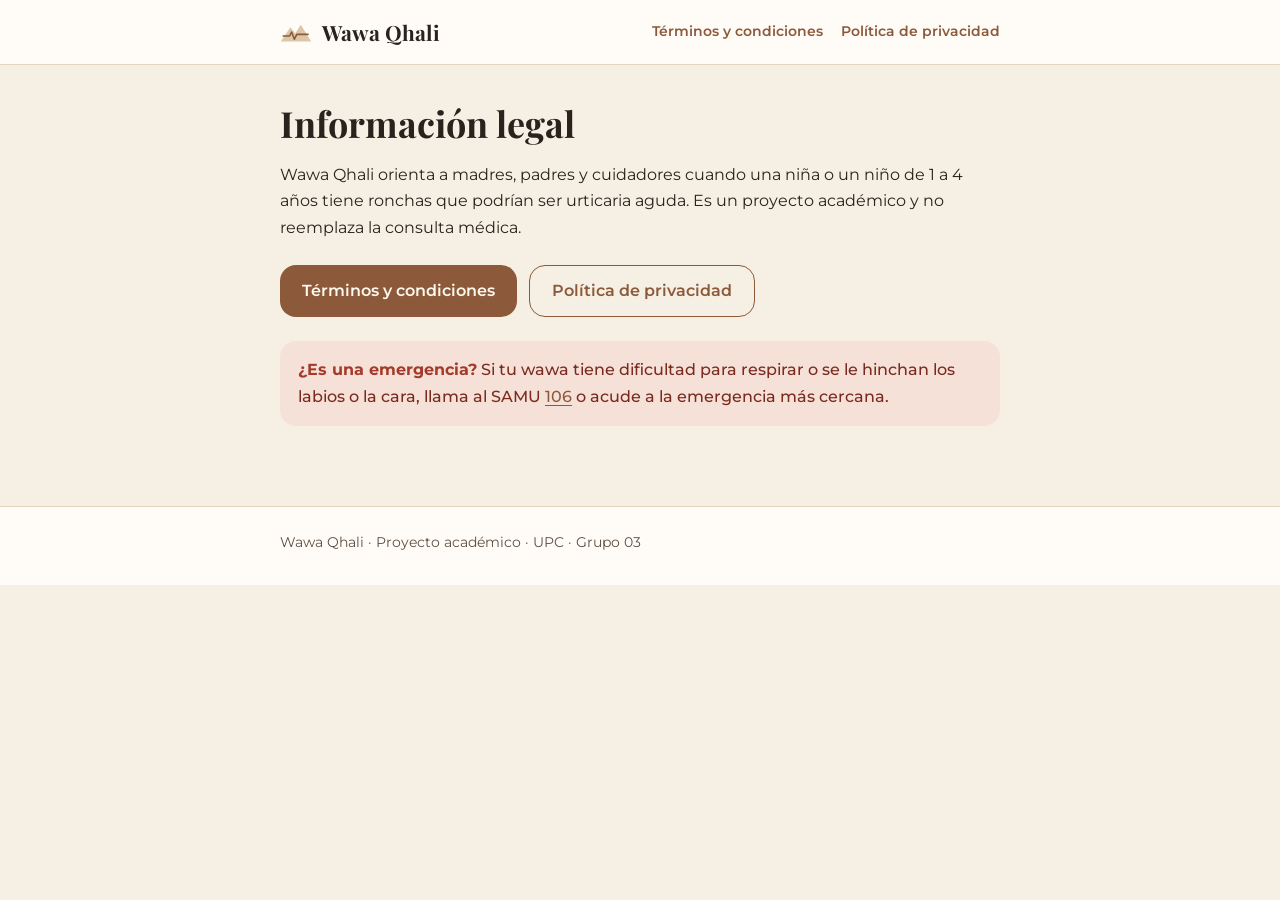
<file: index.html>
<!doctype html>
<html lang="es">
<head>
<meta charset="utf-8">
<meta name="viewport" content="width=device-width, initial-scale=1">
<title>Wawa Qhali · Información legal</title>
<meta name="description" content="Términos y condiciones y política de privacidad de Wawa Qhali.">
<link rel="icon" href="favicon.svg" type="image/svg+xml">
<link rel="preconnect" href="https://fonts.googleapis.com">
<link rel="preconnect" href="https://fonts.gstatic.com" crossorigin>
<link href="https://fonts.googleapis.com/css2?family=Montserrat:wght@400;500;600;700&family=Playfair+Display:wght@600;700&display=swap" rel="stylesheet">
<link rel="stylesheet" href="styles.css">
</head>
<body>
<header class="cabecera">
  <div class="cabecera__dentro">
    <a class="marca" href="./" aria-current="page"><img src="favicon.svg" width="32" height="32" alt="">Wawa Qhali</a>
    <nav aria-label="Documentos">
      <a href="terminos.html">Términos y condiciones</a>
      <a href="privacidad.html">Política de privacidad</a>
    </nav>
  </div>
</header>

<main>
  <h1>Información legal</h1>
  <p>Wawa Qhali orienta a madres, padres y cuidadores cuando una niña o un niño de 1 a 4 años tiene ronchas que podrían ser urticaria aguda. Es un proyecto académico y no reemplaza la consulta médica.</p>
  <div class="botones">
    <a class="boton" href="terminos.html">Términos y condiciones</a>
    <a class="boton boton--borde" href="privacidad.html">Política de privacidad</a>
  </div>
  <div class="aviso" role="note">
    <strong>¿Es una emergencia?</strong> Si tu wawa tiene dificultad para respirar o se le hinchan los labios o la cara, llama al SAMU <a href="tel:106">106</a> o acude a la emergencia más cercana.
  </div>
</main>

<footer class="pie">
  <div class="pie__dentro">
    <p>Wawa Qhali · Proyecto académico · UPC · Grupo 03</p>
  </div>
</footer>
</body>
</html>
</file>
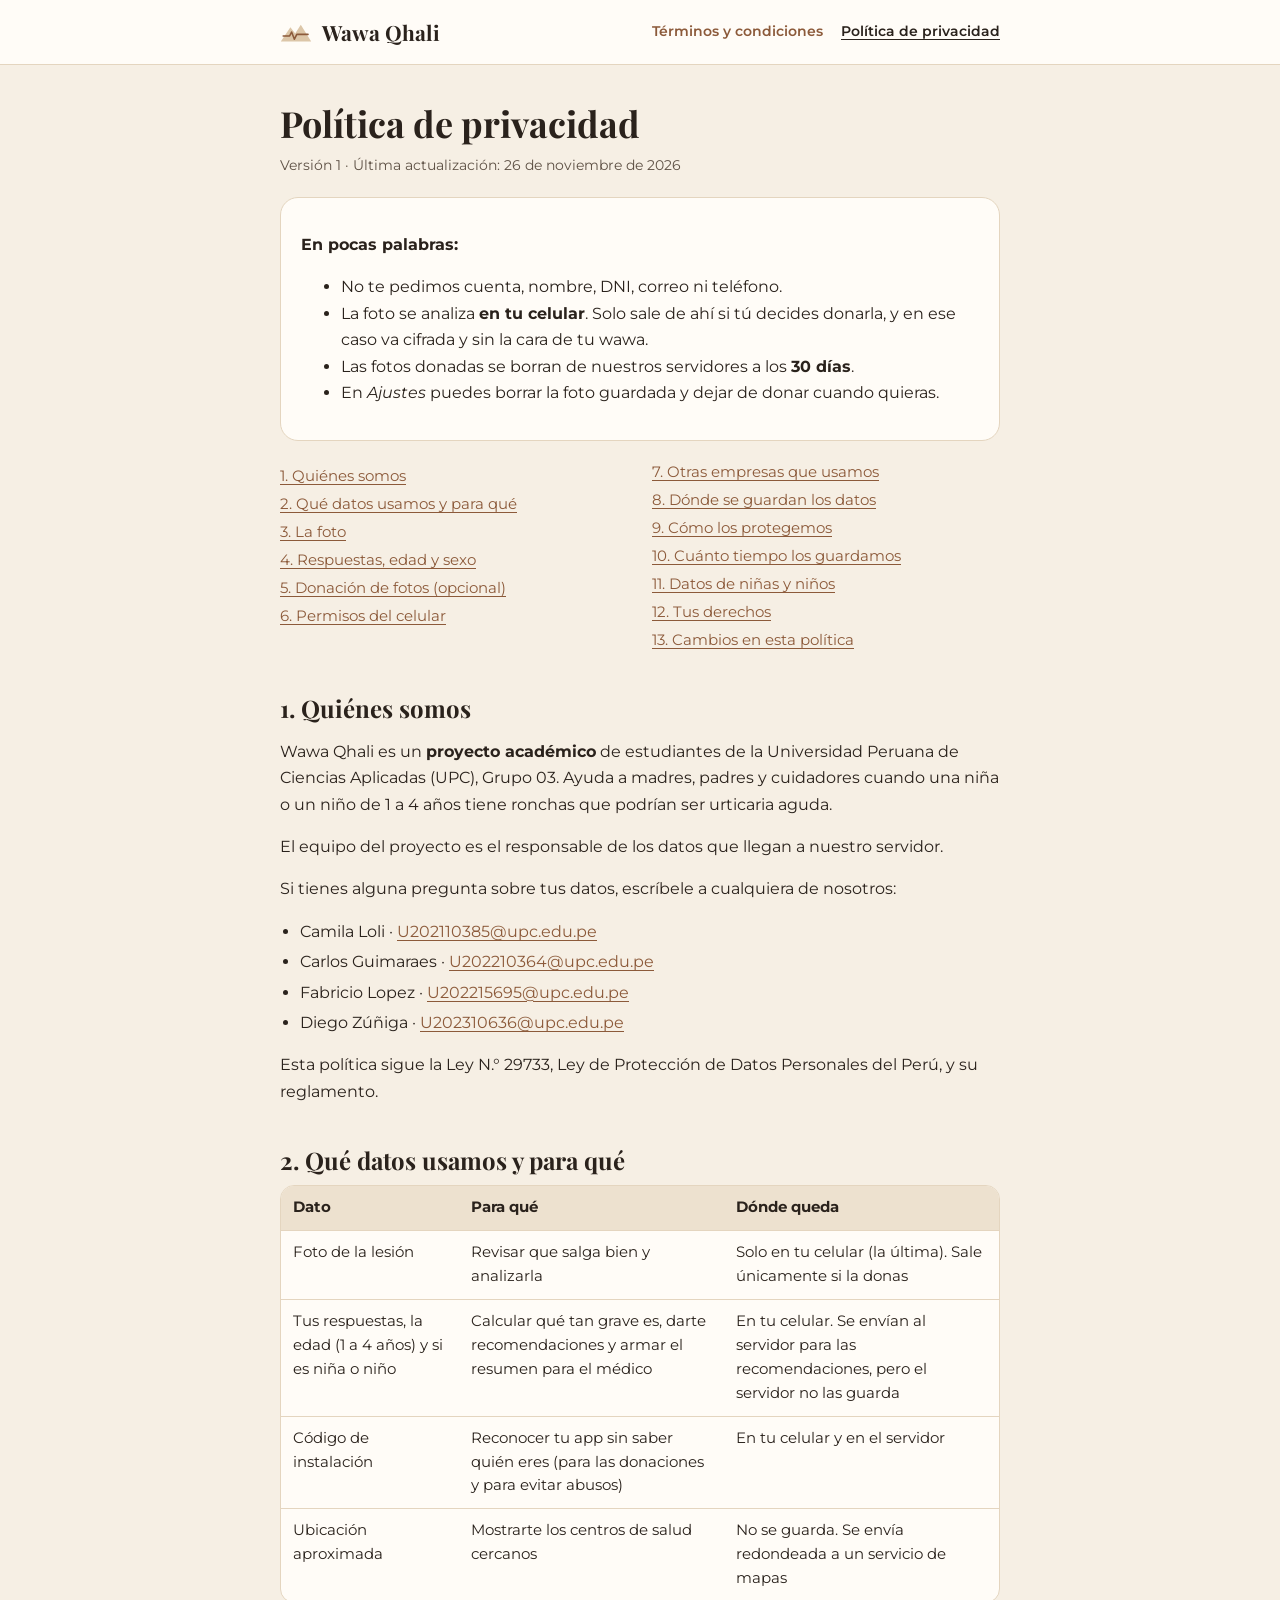
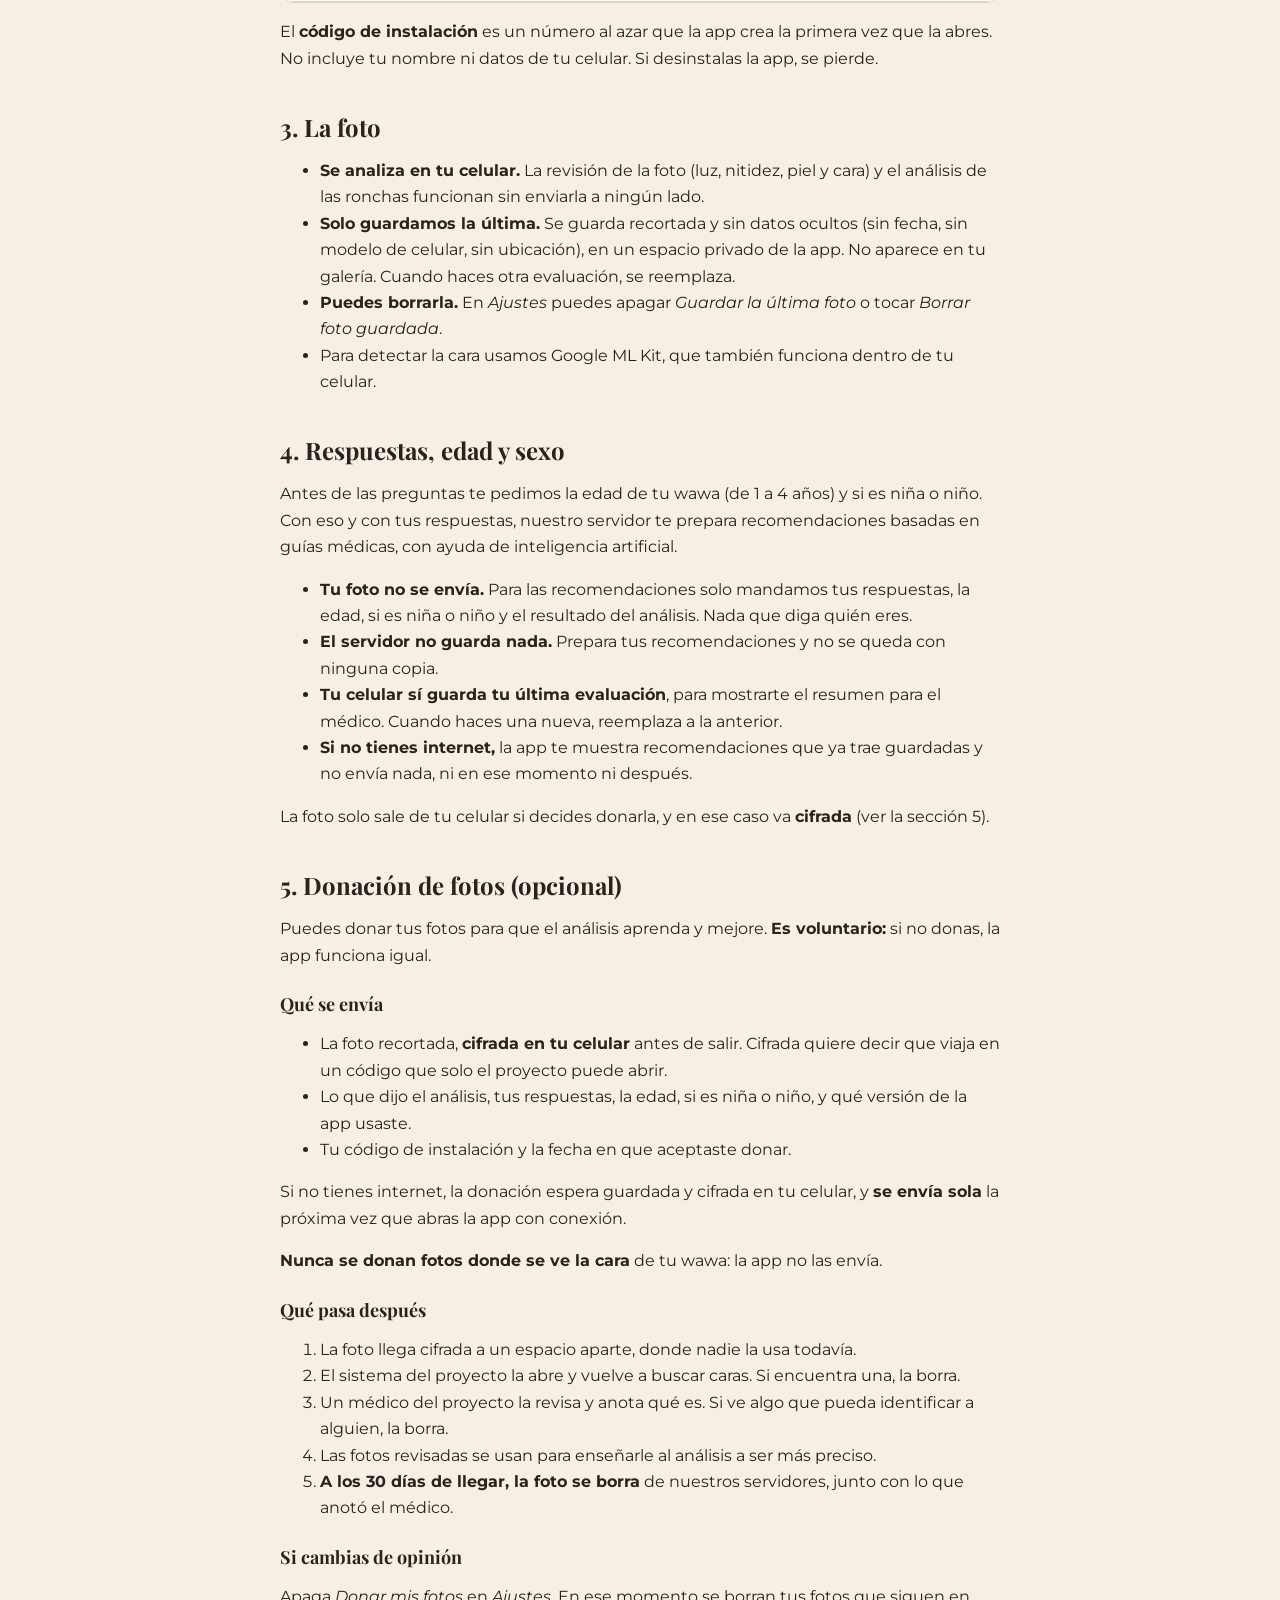
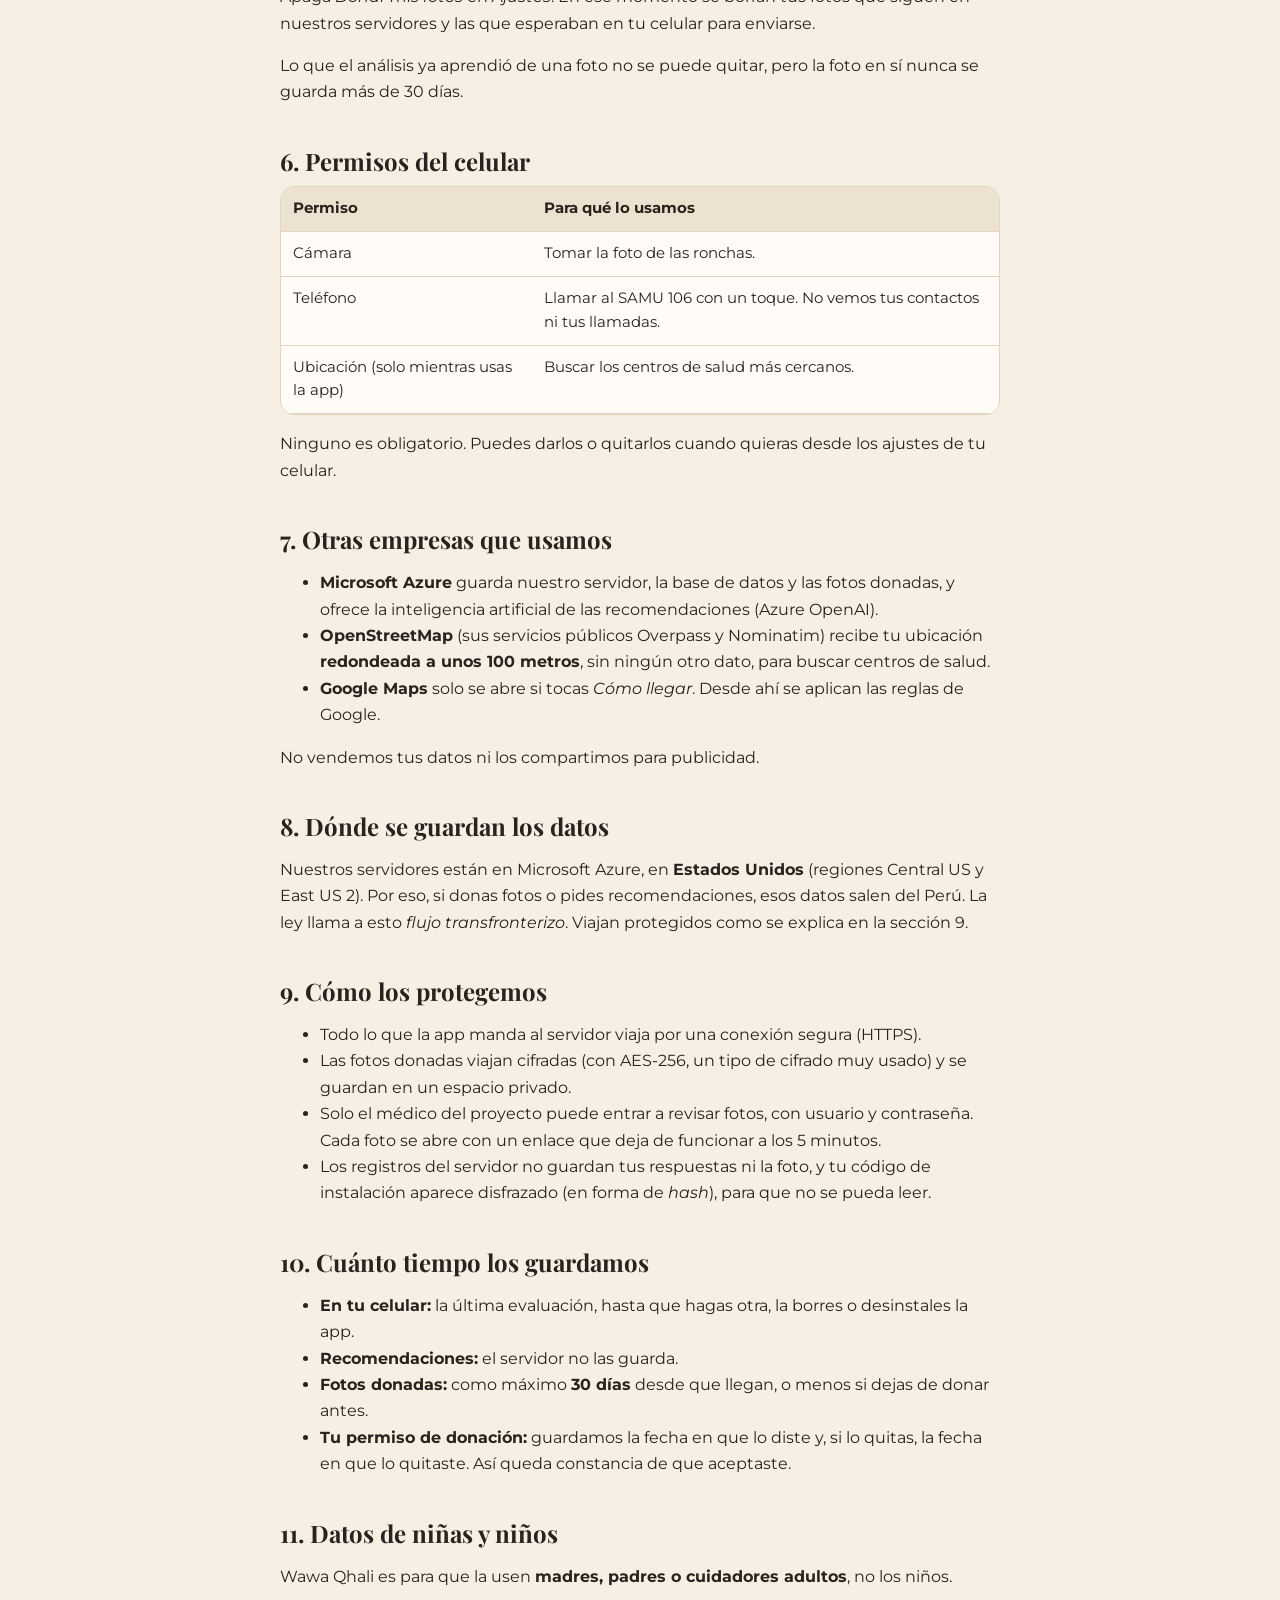
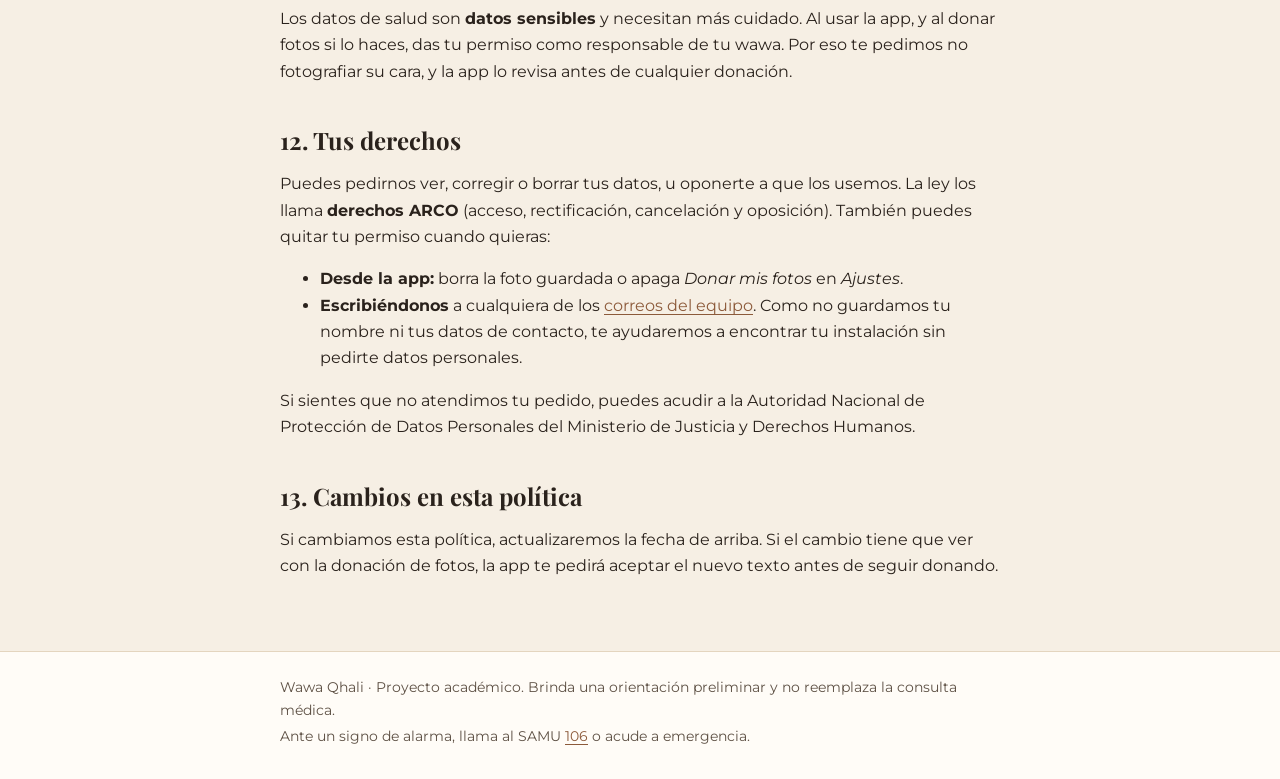
<file: privacidad.html>
<!doctype html>
<html lang="es">
<head>
<meta charset="utf-8">
<meta name="viewport" content="width=device-width, initial-scale=1">
<title>Política de privacidad · Wawa Qhali</title>
<meta name="description" content="Qué datos usa Wawa Qhali, para qué, dónde se guardan y cómo ejercer tus derechos.">
<link rel="icon" href="favicon.svg" type="image/svg+xml">
<link rel="preconnect" href="https://fonts.googleapis.com">
<link rel="preconnect" href="https://fonts.gstatic.com" crossorigin>
<link href="https://fonts.googleapis.com/css2?family=Montserrat:wght@400;500;600;700&family=Playfair+Display:wght@600;700&display=swap" rel="stylesheet">
<link rel="stylesheet" href="styles.css">
</head>
<body>
<header class="cabecera">
  <div class="cabecera__dentro">
    <a class="marca" href="./"><img src="favicon.svg" width="32" height="32" alt="">Wawa Qhali</a>
    <nav aria-label="Documentos">
      <a href="terminos.html">Términos y condiciones</a>
      <a href="privacidad.html" aria-current="page">Política de privacidad</a>
    </nav>
  </div>
</header>

<main>
  <h1>Política de privacidad</h1>
  <p class="fecha">Versión 1 · Última actualización: 26 de noviembre de 2026</p>

  <div class="tarjeta">
    <p><strong>En pocas palabras:</strong></p>
    <ul>
      <li>No te pedimos cuenta, nombre, DNI, correo ni teléfono.</li>
      <li>La foto se analiza <strong>en tu celular</strong>. Solo sale de ahí si tú decides donarla, y en ese caso va cifrada y sin la cara de tu wawa.</li>
      <li>Las fotos donadas se borran de nuestros servidores a los <strong>30 días</strong>.</li>
      <li>En <em>Ajustes</em> puedes borrar la foto guardada y dejar de donar cuando quieras.</li>
    </ul>
  </div>

  <nav aria-label="Contenido">
    <ul class="indice">
      <li><a href="#quienes">1. Quiénes somos</a></li>
      <li><a href="#datos">2. Qué datos usamos y para qué</a></li>
      <li><a href="#foto">3. La foto</a></li>
      <li><a href="#orientacion">4. Respuestas, edad y sexo</a></li>
      <li><a href="#donacion">5. Donación de fotos (opcional)</a></li>
      <li><a href="#permisos">6. Permisos del celular</a></li>
      <li><a href="#terceros">7. Otras empresas que usamos</a></li>
      <li><a href="#donde">8. Dónde se guardan los datos</a></li>
      <li><a href="#seguridad">9. Cómo los protegemos</a></li>
      <li><a href="#conservacion">10. Cuánto tiempo los guardamos</a></li>
      <li><a href="#menores">11. Datos de niñas y niños</a></li>
      <li><a href="#derechos">12. Tus derechos</a></li>
      <li><a href="#cambios">13. Cambios en esta política</a></li>
    </ul>
  </nav>

  <h2 id="quienes">1. Quiénes somos</h2>
  <p>Wawa Qhali es un <strong>proyecto académico</strong> de estudiantes de la Universidad Peruana de Ciencias Aplicadas (UPC), Grupo 03. Ayuda a madres, padres y cuidadores cuando una niña o un niño de 1 a 4 años tiene ronchas que podrían ser urticaria aguda.</p>
  <p>El equipo del proyecto es el responsable de los datos que llegan a nuestro servidor.</p>
  <p id="contacto">Si tienes alguna pregunta sobre tus datos, escríbele a cualquiera de nosotros:</p>
  <ul class="contactos">
    <li>Camila Loli · <a href="mailto:U202110385@upc.edu.pe">U202110385@upc.edu.pe</a></li>
    <li>Carlos Guimaraes · <a href="mailto:U202210364@upc.edu.pe">U202210364@upc.edu.pe</a></li>
    <li>Fabricio Lopez · <a href="mailto:U202215695@upc.edu.pe">U202215695@upc.edu.pe</a></li>
    <li>Diego Zúñiga · <a href="mailto:U202310636@upc.edu.pe">U202310636@upc.edu.pe</a></li>
  </ul>
  <p>Esta política sigue la Ley N.° 29733, Ley de Protección de Datos Personales del Perú, y su reglamento.</p>

  <h2 id="datos">2. Qué datos usamos y para qué</h2>
  <div class="tabla">
    <table>
      <thead><tr><th scope="col">Dato</th><th scope="col">Para qué</th><th scope="col">Dónde queda</th></tr></thead>
      <tbody>
        <tr><td>Foto de la lesión</td><td>Revisar que salga bien y analizarla</td><td>Solo en tu celular (la última). Sale únicamente si la donas</td></tr>
        <tr><td>Tus respuestas, la edad (1 a 4 años) y si es niña o niño</td><td>Calcular qué tan grave es, darte recomendaciones y armar el resumen para el médico</td><td>En tu celular. Se envían al servidor para las recomendaciones, pero el servidor no las guarda</td></tr>
        <tr><td>Código de instalación</td><td>Reconocer tu app sin saber quién eres (para las donaciones y para evitar abusos)</td><td>En tu celular y en el servidor</td></tr>
        <tr><td>Ubicación aproximada</td><td>Mostrarte los centros de salud cercanos</td><td>No se guarda. Se envía redondeada a un servicio de mapas</td></tr>
      </tbody>
    </table>
  </div>
  <p>El <strong>código de instalación</strong> es un número al azar que la app crea la primera vez que la abres. No incluye tu nombre ni datos de tu celular. Si desinstalas la app, se pierde.</p>

  <h2 id="foto">3. La foto</h2>
  <ul>
    <li><strong>Se analiza en tu celular.</strong> La revisión de la foto (luz, nitidez, piel y cara) y el análisis de las ronchas funcionan sin enviarla a ningún lado.</li>
    <li><strong>Solo guardamos la última.</strong> Se guarda recortada y sin datos ocultos (sin fecha, sin modelo de celular, sin ubicación), en un espacio privado de la app. No aparece en tu galería. Cuando haces otra evaluación, se reemplaza.</li>
    <li><strong>Puedes borrarla.</strong> En <em>Ajustes</em> puedes apagar <em>Guardar la última foto</em> o tocar <em>Borrar foto guardada</em>.</li>
    <li>Para detectar la cara usamos Google ML Kit, que también funciona dentro de tu celular.</li>
  </ul>

  <h2 id="orientacion">4. Respuestas, edad y sexo</h2>
  <p>Antes de las preguntas te pedimos la edad de tu wawa (de 1 a 4 años) y si es niña o niño. Con eso y con tus respuestas, nuestro servidor te prepara recomendaciones basadas en guías médicas, con ayuda de inteligencia artificial.</p>
  <ul>
    <li><strong>Tu foto no se envía.</strong> Para las recomendaciones solo mandamos tus respuestas, la edad, si es niña o niño y el resultado del análisis. Nada que diga quién eres.</li>
    <li><strong>El servidor no guarda nada.</strong> Prepara tus recomendaciones y no se queda con ninguna copia.</li>
    <li><strong>Tu celular sí guarda tu última evaluación</strong>, para mostrarte el resumen para el médico. Cuando haces una nueva, reemplaza a la anterior.</li>
    <li><strong>Si no tienes internet,</strong> la app te muestra recomendaciones que ya trae guardadas y no envía nada, ni en ese momento ni después.</li>
  </ul>
  <p>La foto solo sale de tu celular si decides donarla, y en ese caso va <strong>cifrada</strong> (ver la sección 5).</p>

  <h2 id="donacion">5. Donación de fotos (opcional)</h2>
  <p>Puedes donar tus fotos para que el análisis aprenda y mejore. <strong>Es voluntario:</strong> si no donas, la app funciona igual.</p>
  <h3>Qué se envía</h3>
  <ul>
    <li>La foto recortada, <strong>cifrada en tu celular</strong> antes de salir. Cifrada quiere decir que viaja en un código que solo el proyecto puede abrir.</li>
    <li>Lo que dijo el análisis, tus respuestas, la edad, si es niña o niño, y qué versión de la app usaste.</li>
    <li>Tu código de instalación y la fecha en que aceptaste donar.</li>
  </ul>
  <p>Si no tienes internet, la donación espera guardada y cifrada en tu celular, y <strong>se envía sola</strong> la próxima vez que abras la app con conexión.</p>
  <p><strong>Nunca se donan fotos donde se ve la cara</strong> de tu wawa: la app no las envía.</p>
  <h3>Qué pasa después</h3>
  <ol>
    <li>La foto llega cifrada a un espacio aparte, donde nadie la usa todavía.</li>
    <li>El sistema del proyecto la abre y vuelve a buscar caras. Si encuentra una, la borra.</li>
    <li>Un médico del proyecto la revisa y anota qué es. Si ve algo que pueda identificar a alguien, la borra.</li>
    <li>Las fotos revisadas se usan para enseñarle al análisis a ser más preciso.</li>
    <li><strong>A los 30 días de llegar, la foto se borra</strong> de nuestros servidores, junto con lo que anotó el médico.</li>
  </ol>
  <h3>Si cambias de opinión</h3>
  <p>Apaga <em>Donar mis fotos</em> en <em>Ajustes</em>. En ese momento se borran tus fotos que siguen en nuestros servidores y las que esperaban en tu celular para enviarse.</p>
  <p>Lo que el análisis ya aprendió de una foto no se puede quitar, pero la foto en sí nunca se guarda más de 30 días.</p>

  <h2 id="permisos">6. Permisos del celular</h2>
  <div class="tabla">
    <table>
      <thead><tr><th scope="col">Permiso</th><th scope="col">Para qué lo usamos</th></tr></thead>
      <tbody>
        <tr><td>Cámara</td><td>Tomar la foto de las ronchas.</td></tr>
        <tr><td>Teléfono</td><td>Llamar al SAMU 106 con un toque. No vemos tus contactos ni tus llamadas.</td></tr>
        <tr><td>Ubicación (solo mientras usas la app)</td><td>Buscar los centros de salud más cercanos.</td></tr>
      </tbody>
    </table>
  </div>
  <p>Ninguno es obligatorio. Puedes darlos o quitarlos cuando quieras desde los ajustes de tu celular.</p>

  <h2 id="terceros">7. Otras empresas que usamos</h2>
  <ul>
    <li><strong>Microsoft Azure</strong> guarda nuestro servidor, la base de datos y las fotos donadas, y ofrece la inteligencia artificial de las recomendaciones (Azure OpenAI).</li>
    <li><strong>OpenStreetMap</strong> (sus servicios públicos Overpass y Nominatim) recibe tu ubicación <strong>redondeada a unos 100 metros</strong>, sin ningún otro dato, para buscar centros de salud.</li>
    <li><strong>Google Maps</strong> solo se abre si tocas <em>Cómo llegar</em>. Desde ahí se aplican las reglas de Google.</li>
  </ul>
  <p>No vendemos tus datos ni los compartimos para publicidad.</p>

  <h2 id="donde">8. Dónde se guardan los datos</h2>
  <p>Nuestros servidores están en Microsoft Azure, en <strong>Estados Unidos</strong> (regiones Central US y East US 2). Por eso, si donas fotos o pides recomendaciones, esos datos salen del Perú. La ley llama a esto <em>flujo transfronterizo</em>. Viajan protegidos como se explica en la sección 9.</p>

  <h2 id="seguridad">9. Cómo los protegemos</h2>
  <ul>
    <li>Todo lo que la app manda al servidor viaja por una conexión segura (HTTPS).</li>
    <li>Las fotos donadas viajan cifradas (con AES-256, un tipo de cifrado muy usado) y se guardan en un espacio privado.</li>
    <li>Solo el médico del proyecto puede entrar a revisar fotos, con usuario y contraseña. Cada foto se abre con un enlace que deja de funcionar a los 5 minutos.</li>
    <li>Los registros del servidor no guardan tus respuestas ni la foto, y tu código de instalación aparece disfrazado (en forma de <em>hash</em>), para que no se pueda leer.</li>
  </ul>

  <h2 id="conservacion">10. Cuánto tiempo los guardamos</h2>
  <ul>
    <li><strong>En tu celular:</strong> la última evaluación, hasta que hagas otra, la borres o desinstales la app.</li>
    <li><strong>Recomendaciones:</strong> el servidor no las guarda.</li>
    <li><strong>Fotos donadas:</strong> como máximo <strong>30 días</strong> desde que llegan, o menos si dejas de donar antes.</li>
    <li><strong>Tu permiso de donación:</strong> guardamos la fecha en que lo diste y, si lo quitas, la fecha en que lo quitaste. Así queda constancia de que aceptaste.</li>
  </ul>

  <h2 id="menores">11. Datos de niñas y niños</h2>
  <p>Wawa Qhali es para que la usen <strong>madres, padres o cuidadores adultos</strong>, no los niños.</p>
  <p>Los datos de salud son <strong>datos sensibles</strong> y necesitan más cuidado. Al usar la app, y al donar fotos si lo haces, das tu permiso como responsable de tu wawa. Por eso te pedimos no fotografiar su cara, y la app lo revisa antes de cualquier donación.</p>

  <h2 id="derechos">12. Tus derechos</h2>
  <p>Puedes pedirnos ver, corregir o borrar tus datos, u oponerte a que los usemos. La ley los llama <strong>derechos ARCO</strong> (acceso, rectificación, cancelación y oposición). También puedes quitar tu permiso cuando quieras:</p>
  <ul>
    <li><strong>Desde la app:</strong> borra la foto guardada o apaga <em>Donar mis fotos</em> en <em>Ajustes</em>.</li>
    <li><strong>Escribiéndonos</strong> a cualquiera de los <a href="#contacto">correos del equipo</a>. Como no guardamos tu nombre ni tus datos de contacto, te ayudaremos a encontrar tu instalación sin pedirte datos personales.</li>
  </ul>
  <p>Si sientes que no atendimos tu pedido, puedes acudir a la Autoridad Nacional de Protección de Datos Personales del Ministerio de Justicia y Derechos Humanos.</p>

  <h2 id="cambios">13. Cambios en esta política</h2>
  <p>Si cambiamos esta política, actualizaremos la fecha de arriba. Si el cambio tiene que ver con la donación de fotos, la app te pedirá aceptar el nuevo texto antes de seguir donando.</p>
</main>

<footer class="pie">
  <div class="pie__dentro">
    <p>Wawa Qhali · Proyecto académico. Brinda una orientación preliminar y no reemplaza la consulta médica.</p>
    <p>Ante un signo de alarma, llama al SAMU <a href="tel:106">106</a> o acude a emergencia.</p>
  </div>
</footer>
</body>
</html>
</file>
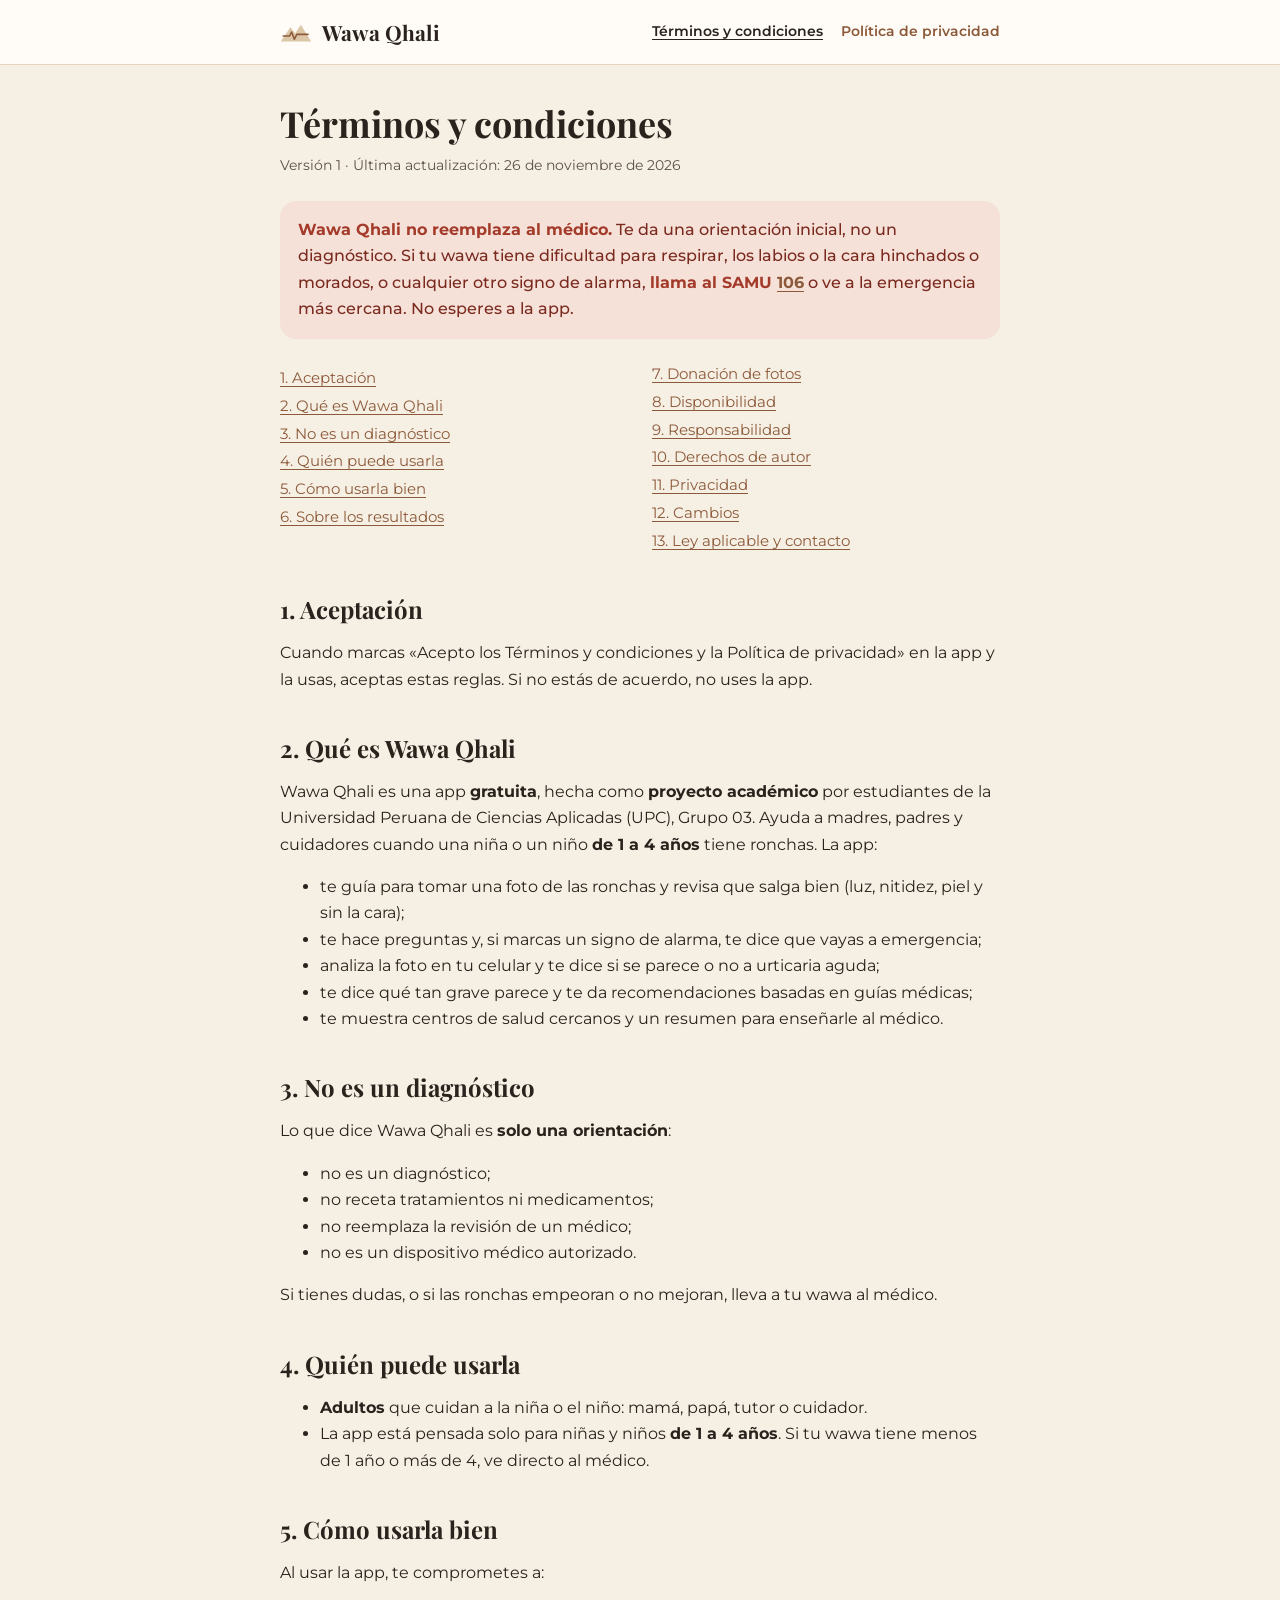
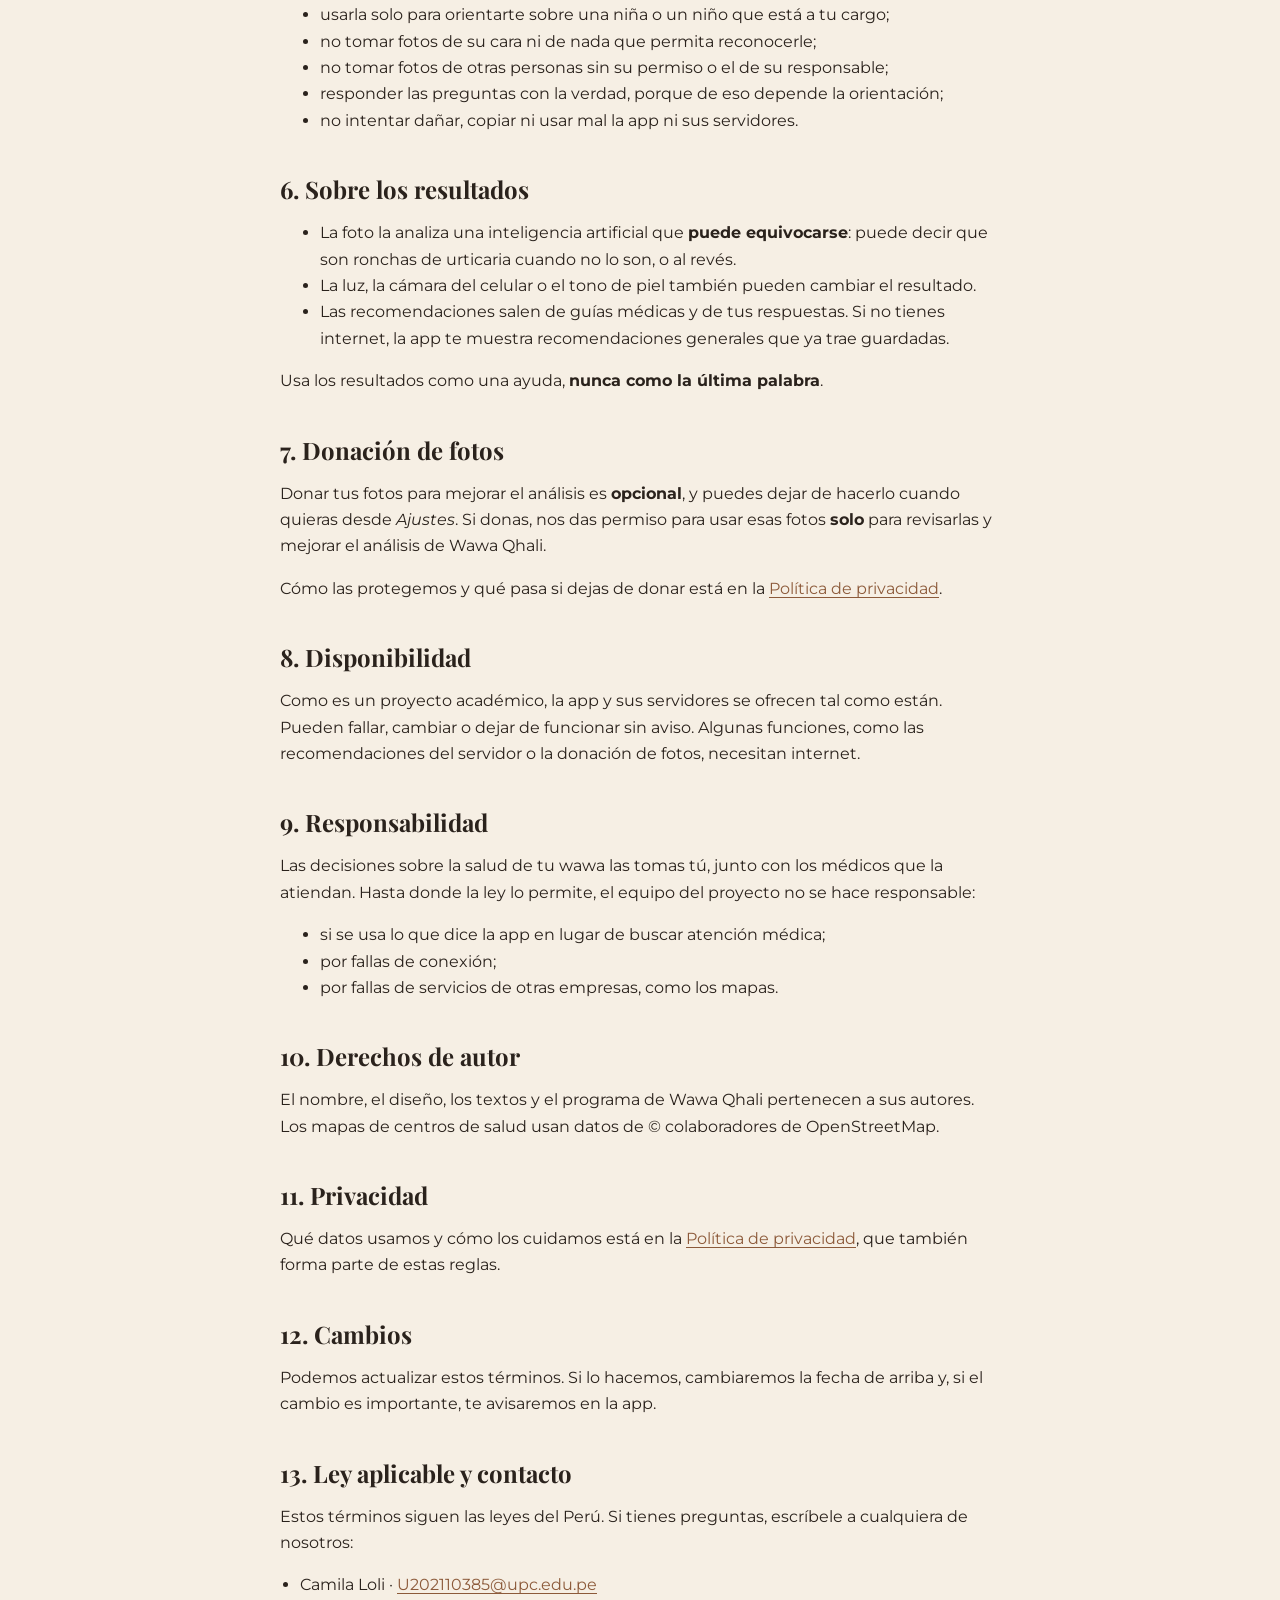
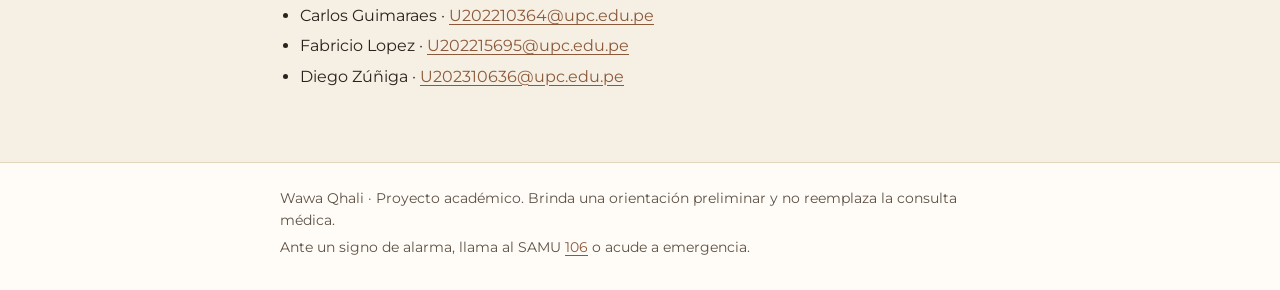
<file: terminos.html>
<!doctype html>
<html lang="es">
<head>
<meta charset="utf-8">
<meta name="viewport" content="width=device-width, initial-scale=1">
<title>Términos y condiciones · Wawa Qhali</title>
<meta name="description" content="Condiciones de uso de Wawa Qhali, orientación preliminar ante ronchas en niñas y niños de 1 a 4 años.">
<link rel="icon" href="favicon.svg" type="image/svg+xml">
<link rel="preconnect" href="https://fonts.googleapis.com">
<link rel="preconnect" href="https://fonts.gstatic.com" crossorigin>
<link href="https://fonts.googleapis.com/css2?family=Montserrat:wght@400;500;600;700&family=Playfair+Display:wght@600;700&display=swap" rel="stylesheet">
<link rel="stylesheet" href="styles.css">
</head>
<body>
<header class="cabecera">
  <div class="cabecera__dentro">
    <a class="marca" href="./"><img src="favicon.svg" width="32" height="32" alt="">Wawa Qhali</a>
    <nav aria-label="Documentos">
      <a href="terminos.html" aria-current="page">Términos y condiciones</a>
      <a href="privacidad.html">Política de privacidad</a>
    </nav>
  </div>
</header>

<main>
  <h1>Términos y condiciones</h1>
  <p class="fecha">Versión 1 · Última actualización: 26 de noviembre de 2026</p>

  <div class="aviso" role="note">
    <strong>Wawa Qhali no reemplaza al médico.</strong> Te da una orientación inicial, no un diagnóstico. Si tu wawa tiene dificultad para respirar, los labios o la cara hinchados o morados, o cualquier otro signo de alarma, <strong>llama al SAMU <a href="tel:106">106</a></strong> o ve a la emergencia más cercana. No esperes a la app.
  </div>

  <nav aria-label="Contenido">
    <ul class="indice">
      <li><a href="#aceptacion">1. Aceptación</a></li>
      <li><a href="#servicio">2. Qué es Wawa Qhali</a></li>
      <li><a href="#no-diagnostico">3. No es un diagnóstico</a></li>
      <li><a href="#quien">4. Quién puede usarla</a></li>
      <li><a href="#uso">5. Cómo usarla bien</a></li>
      <li><a href="#resultados">6. Sobre los resultados</a></li>
      <li><a href="#donacion">7. Donación de fotos</a></li>
      <li><a href="#disponibilidad">8. Disponibilidad</a></li>
      <li><a href="#responsabilidad">9. Responsabilidad</a></li>
      <li><a href="#propiedad">10. Derechos de autor</a></li>
      <li><a href="#privacidad">11. Privacidad</a></li>
      <li><a href="#cambios">12. Cambios</a></li>
      <li><a href="#ley">13. Ley aplicable y contacto</a></li>
    </ul>
  </nav>

  <h2 id="aceptacion">1. Aceptación</h2>
  <p>Cuando marcas «Acepto los Términos y condiciones y la Política de privacidad» en la app y la usas, aceptas estas reglas. Si no estás de acuerdo, no uses la app.</p>

  <h2 id="servicio">2. Qué es Wawa Qhali</h2>
  <p>Wawa Qhali es una app <strong>gratuita</strong>, hecha como <strong>proyecto académico</strong> por estudiantes de la Universidad Peruana de Ciencias Aplicadas (UPC), Grupo 03. Ayuda a madres, padres y cuidadores cuando una niña o un niño <strong>de 1 a 4 años</strong> tiene ronchas. La app:</p>
  <ul>
    <li>te guía para tomar una foto de las ronchas y revisa que salga bien (luz, nitidez, piel y sin la cara);</li>
    <li>te hace preguntas y, si marcas un signo de alarma, te dice que vayas a emergencia;</li>
    <li>analiza la foto en tu celular y te dice si se parece o no a urticaria aguda;</li>
    <li>te dice qué tan grave parece y te da recomendaciones basadas en guías médicas;</li>
    <li>te muestra centros de salud cercanos y un resumen para enseñarle al médico.</li>
  </ul>

  <h2 id="no-diagnostico">3. No es un diagnóstico</h2>
  <p>Lo que dice Wawa Qhali es <strong>solo una orientación</strong>:</p>
  <ul>
    <li>no es un diagnóstico;</li>
    <li>no receta tratamientos ni medicamentos;</li>
    <li>no reemplaza la revisión de un médico;</li>
    <li>no es un dispositivo médico autorizado.</li>
  </ul>
  <p>Si tienes dudas, o si las ronchas empeoran o no mejoran, lleva a tu wawa al médico.</p>

  <h2 id="quien">4. Quién puede usarla</h2>
  <ul>
    <li><strong>Adultos</strong> que cuidan a la niña o el niño: mamá, papá, tutor o cuidador.</li>
    <li>La app está pensada solo para niñas y niños <strong>de 1 a 4 años</strong>. Si tu wawa tiene menos de 1 año o más de 4, ve directo al médico.</li>
  </ul>

  <h2 id="uso">5. Cómo usarla bien</h2>
  <p>Al usar la app, te comprometes a:</p>
  <ul>
    <li>usarla solo para orientarte sobre una niña o un niño que está a tu cargo;</li>
    <li>no tomar fotos de su cara ni de nada que permita reconocerle;</li>
    <li>no tomar fotos de otras personas sin su permiso o el de su responsable;</li>
    <li>responder las preguntas con la verdad, porque de eso depende la orientación;</li>
    <li>no intentar dañar, copiar ni usar mal la app ni sus servidores.</li>
  </ul>

  <h2 id="resultados">6. Sobre los resultados</h2>
  <ul>
    <li>La foto la analiza una inteligencia artificial que <strong>puede equivocarse</strong>: puede decir que son ronchas de urticaria cuando no lo son, o al revés.</li>
    <li>La luz, la cámara del celular o el tono de piel también pueden cambiar el resultado.</li>
    <li>Las recomendaciones salen de guías médicas y de tus respuestas. Si no tienes internet, la app te muestra recomendaciones generales que ya trae guardadas.</li>
  </ul>
  <p>Usa los resultados como una ayuda, <strong>nunca como la última palabra</strong>.</p>

  <h2 id="donacion">7. Donación de fotos</h2>
  <p>Donar tus fotos para mejorar el análisis es <strong>opcional</strong>, y puedes dejar de hacerlo cuando quieras desde <em>Ajustes</em>. Si donas, nos das permiso para usar esas fotos <strong>solo</strong> para revisarlas y mejorar el análisis de Wawa Qhali.</p>
  <p>Cómo las protegemos y qué pasa si dejas de donar está en la <a href="privacidad.html#donacion">Política de privacidad</a>.</p>

  <h2 id="disponibilidad">8. Disponibilidad</h2>
  <p>Como es un proyecto académico, la app y sus servidores se ofrecen tal como están. Pueden fallar, cambiar o dejar de funcionar sin aviso. Algunas funciones, como las recomendaciones del servidor o la donación de fotos, necesitan internet.</p>

  <h2 id="responsabilidad">9. Responsabilidad</h2>
  <p>Las decisiones sobre la salud de tu wawa las tomas tú, junto con los médicos que la atiendan. Hasta donde la ley lo permite, el equipo del proyecto no se hace responsable:</p>
  <ul>
    <li>si se usa lo que dice la app en lugar de buscar atención médica;</li>
    <li>por fallas de conexión;</li>
    <li>por fallas de servicios de otras empresas, como los mapas.</li>
  </ul>

  <h2 id="propiedad">10. Derechos de autor</h2>
  <p>El nombre, el diseño, los textos y el programa de Wawa Qhali pertenecen a sus autores. Los mapas de centros de salud usan datos de © colaboradores de OpenStreetMap.</p>

  <h2 id="privacidad">11. Privacidad</h2>
  <p>Qué datos usamos y cómo los cuidamos está en la <a href="privacidad.html">Política de privacidad</a>, que también forma parte de estas reglas.</p>

  <h2 id="cambios">12. Cambios</h2>
  <p>Podemos actualizar estos términos. Si lo hacemos, cambiaremos la fecha de arriba y, si el cambio es importante, te avisaremos en la app.</p>

  <h2 id="ley">13. Ley aplicable y contacto</h2>
  <p>Estos términos siguen las leyes del Perú. Si tienes preguntas, escríbele a cualquiera de nosotros:</p>
  <ul class="contactos">
    <li>Camila Loli · <a href="mailto:U202110385@upc.edu.pe">U202110385@upc.edu.pe</a></li>
    <li>Carlos Guimaraes · <a href="mailto:U202210364@upc.edu.pe">U202210364@upc.edu.pe</a></li>
    <li>Fabricio Lopez · <a href="mailto:U202215695@upc.edu.pe">U202215695@upc.edu.pe</a></li>
    <li>Diego Zúñiga · <a href="mailto:U202310636@upc.edu.pe">U202310636@upc.edu.pe</a></li>
  </ul>
</main>

<footer class="pie">
  <div class="pie__dentro">
    <p>Wawa Qhali · Proyecto académico. Brinda una orientación preliminar y no reemplaza la consulta médica.</p>
    <p>Ante un signo de alarma, llama al SAMU <a href="tel:106">106</a> o acude a emergencia.</p>
  </div>
</footer>
</body>
</html>
</file>
<file: styles.css>
/* Wawa Qhali · términos y privacidad. Misma paleta y letras que la app. */
:root {
  --crema: #f6efe4;
  --arena: #ede1cf;
  --superficie: #fffcf7;
  --borde: #e4d5bf;
  --tinta: #2a221c;
  --suave: #5e5145;
  --caramelo: #8c5a3a;
  --caramelo-oscuro: #6b4429;
  --terracota: #a33a2a;
  --terracota-fondo: #f6e1d9;
}

* { box-sizing: border-box; }

html { scroll-behavior: smooth; }

body {
  margin: 0;
  background: var(--crema);
  color: var(--tinta);
  font-family: Montserrat, system-ui, sans-serif;
  font-size: 16px;
  line-height: 1.65;
}

a { color: var(--caramelo); text-underline-offset: 3px; }
a:hover { color: var(--caramelo-oscuro); }
a:focus-visible { outline: 3px solid var(--caramelo); outline-offset: 2px; border-radius: 4px; }

.cabecera {
  background: var(--superficie);
  border-bottom: 1px solid var(--borde);
}

.cabecera__dentro,
main,
.pie__dentro {
  width: 100%;
  max-width: 760px;
  margin: 0 auto;
  padding: 0 20px;
}

.cabecera__dentro {
  min-height: 64px;
  display: flex;
  flex-wrap: wrap;
  align-items: center;
  justify-content: space-between;
  gap: 8px 16px;
}

.marca {
  display: flex;
  align-items: center;
  gap: 10px;
  font-family: "Playfair Display", Georgia, serif;
  font-size: 21px;
  font-weight: 700;
  color: var(--tinta);
  text-decoration: none;
}

.cabecera nav { display: flex; flex-wrap: wrap; gap: 4px 18px; font-size: 14px; font-weight: 600; }
.cabecera nav a { text-decoration: none; padding: 10px 0; }
.cabecera nav a[aria-current="page"] { color: var(--tinta); text-decoration: underline; }

main { padding-top: 36px; padding-bottom: 56px; }

h1, h2, h3 { font-family: "Playfair Display", Georgia, serif; line-height: 1.25; }
h1 { font-size: 36px; margin: 0 0 8px; }
h2 { font-size: 24px; margin: 40px 0 10px; scroll-margin-top: 16px; }
h3 { font-size: 18px; margin: 24px 0 6px; }

.fecha { margin: 0; font-size: 14px; color: var(--suave); }

.aviso {
  margin: 24px 0;
  padding: 16px 18px;
  border-radius: 16px;
  background: var(--terracota-fondo);
  color: #7a2a1e;
  font-weight: 500;
}
.aviso strong { color: var(--terracota); }

.tarjeta {
  margin: 20px 0;
  padding: 18px 20px;
  border-radius: 18px;
  background: var(--superficie);
  border: 1px solid var(--borde);
}

.indice { padding: 0; margin: 0; list-style: none; columns: 2 220px; column-gap: 24px; font-size: 14.5px; }
.indice li { margin: 4px 0; break-inside: avoid; }

table { width: 100%; border-collapse: collapse; margin: 12px 0; font-size: 14.5px; }
th, td { text-align: left; vertical-align: top; padding: 10px 12px; border-bottom: 1px solid var(--borde); }
th { background: var(--arena); font-weight: 700; }
.tabla { overflow-x: auto; border-radius: 14px; border: 1px solid var(--borde); background: var(--superficie); }
.tabla table { margin: 0; }

.contactos { padding-left: 20px; }
.contactos li { margin: 4px 0; overflow-wrap: anywhere; }

.pendiente { background: #f3e4c8; color: #7a4e12; padding: 0 4px; border-radius: 4px; font-weight: 600; }

.botones { display: flex; flex-wrap: wrap; gap: 12px; margin-top: 24px; }
.boton {
  display: inline-flex;
  align-items: center;
  min-height: 52px;
  padding: 0 22px;
  border-radius: 16px;
  background: var(--caramelo);
  color: #fff8ee;
  font-weight: 600;
  text-decoration: none;
}
.boton:hover { background: var(--caramelo-oscuro); color: #fff8ee; }
.boton--borde { background: transparent; color: var(--caramelo); border: 1.5px solid var(--caramelo); }
.boton--borde:hover { background: var(--arena); color: var(--caramelo-oscuro); }

.pie { border-top: 1px solid var(--borde); background: var(--superficie); font-size: 13.5px; color: var(--suave); }
.pie__dentro { padding-top: 20px; padding-bottom: 28px; }
.pie p { margin: 4px 0; }

@media (max-width: 520px) {
  h1 { font-size: 29px; }
  h2 { font-size: 21px; }
  main { padding-top: 26px; }
}
</file>
